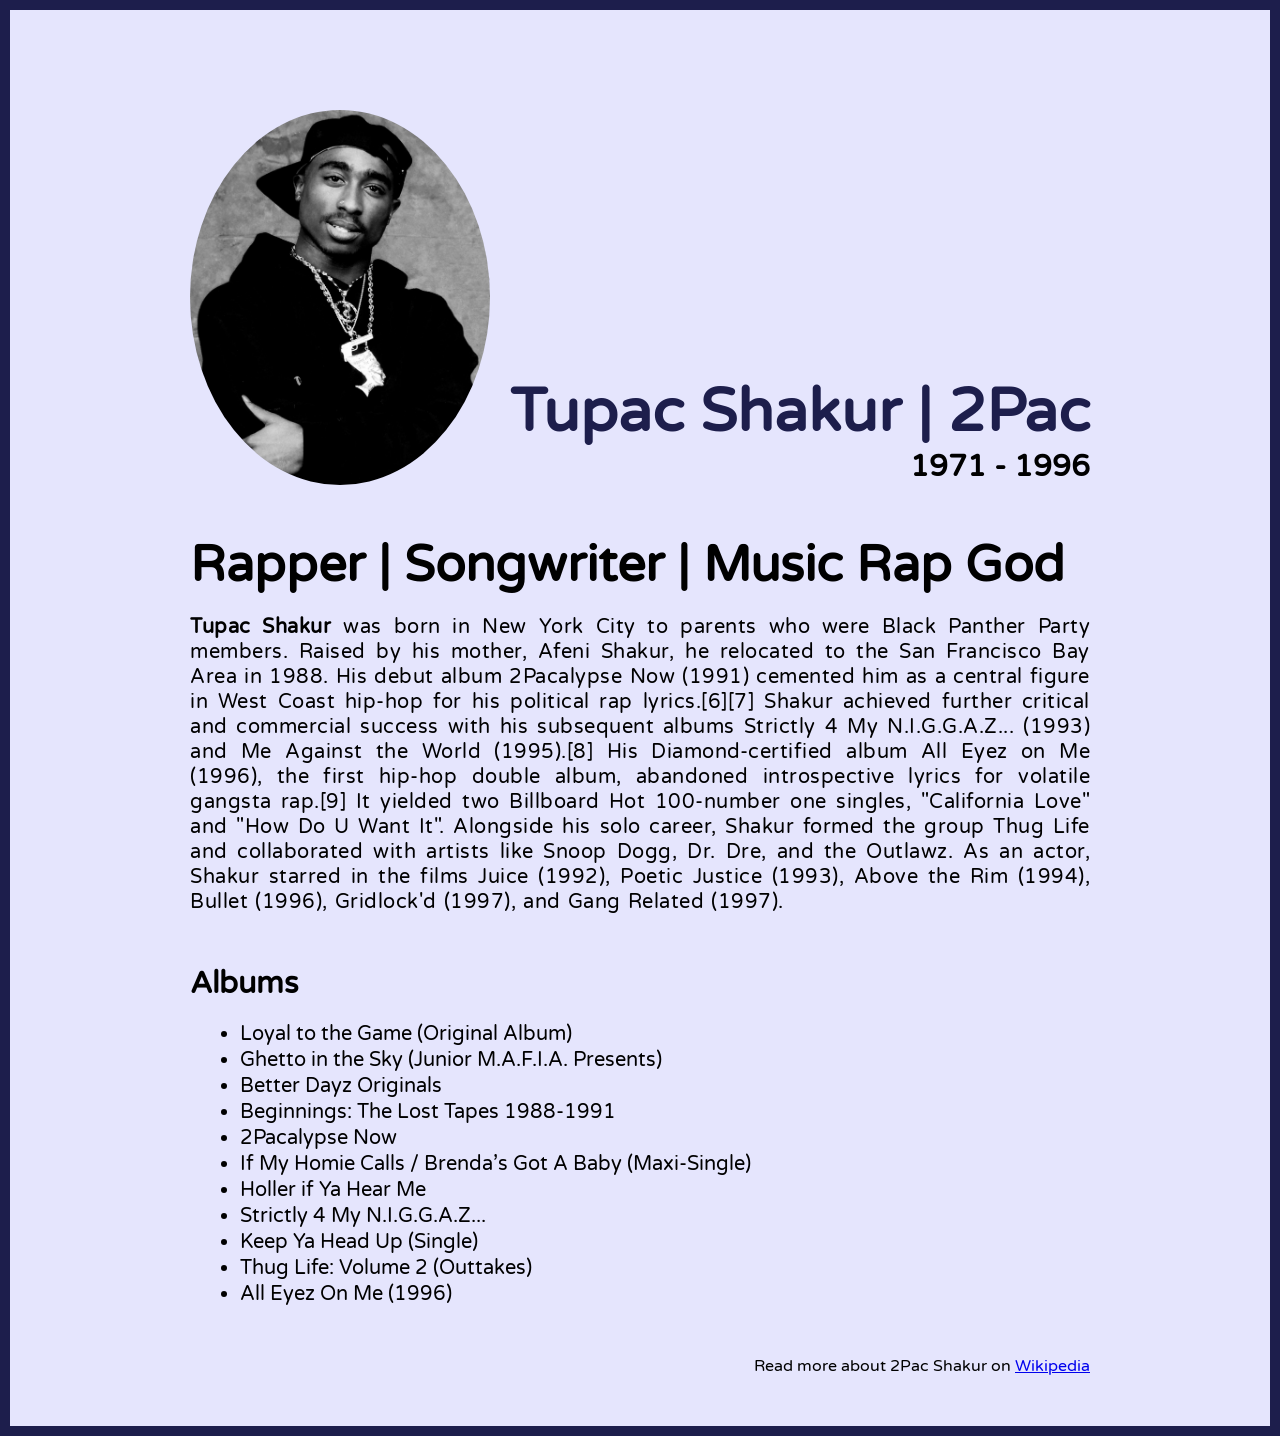
<file: Project 1 - 2Pac Tribute Website/index.html>
<!DOCTYPE html>
<html lang="en">
  <head>
    <meta charset="UTF-8" />
    <meta name="viewport" content="width=device-width, initial-scale=1.0" />
    <title>2Pac Tribute | Greates Rapper of All Time</title>
    <link rel="stylesheet" href="style.css" />
  </head>
  <body>
    <div class="container">
      <div class="content">
        <section class="top_section">
          <div class="image_container">
            <img src="./image/Tupac-Shakur.jpg" alt="tribute" />
          </div>
          <div>
            <h1>Tupac Shakur | 2Pac</h1>
            <h4>1971 - 1996</h4>
          </div>
        </section>

        <section class="about_section">
          <h2>Rapper | Songwriter | Music Rap God</h2>
          <p>
            <b>Tupac Shakur</b> was born in New York City to parents who were
            Black Panther Party members. Raised by his mother, Afeni Shakur, he
            relocated to the San Francisco Bay Area in 1988. His debut album
            2Pacalypse Now (1991) cemented him as a central figure in West Coast
            hip-hop for his political rap lyrics.[6][7] Shakur achieved further
            critical and commercial success with his subsequent albums Strictly
            4 My N.I.G.G.A.Z... (1993) and Me Against the World (1995).[8] His
            Diamond-certified album All Eyez on Me (1996), the first hip-hop
            double album, abandoned introspective lyrics for volatile gangsta
            rap.[9] It yielded two Billboard Hot 100-number one singles,
            "California Love" and "How Do U Want It". Alongside his solo career,
            Shakur formed the group Thug Life and collaborated with artists like
            Snoop Dogg, Dr. Dre, and the Outlawz. As an actor, Shakur starred in
            the films Juice (1992), Poetic Justice (1993), Above the Rim (1994),
            Bullet (1996), Gridlock'd (1997), and Gang Related (1997).
          </p>
        </section>

        <section class="albums_tupac">
          <h3>Albums</h3>
          <ul>
            <li>Loyal to the Game (Original Album)</li>
            <li>Ghetto in the Sky (Junior M.A.F.I.A. Presents)</li>
            <li>Better Dayz Originals</li>
            <li>Beginnings: The Lost Tapes 1988-1991</li>
            <li>2Pacalypse Now</li>
            <li>If My Homie Calls / Brenda’s Got A Baby (Maxi-Single)</li>
            <li>Holler if Ya Hear Me</li>
            <li>Strictly 4 My N.I.G.G.A.Z...</li>
            <li>Keep Ya Head Up (Single)</li>
            <li>Thug Life: Volume 2 (Outtakes)</li>
            <li>All Eyez On Me (1996)</li>
          </ul>
        </section>
        <footer>
          <p>
            Read more about 2Pac Shakur on
            <a href="https://en.wikipedia.org/wiki/Tupac_Shakur" target="_blank"
              >Wikipedia</a
            >
          </p>
        </footer>
      </div>
    </div>
  </body>
</html>
</file>
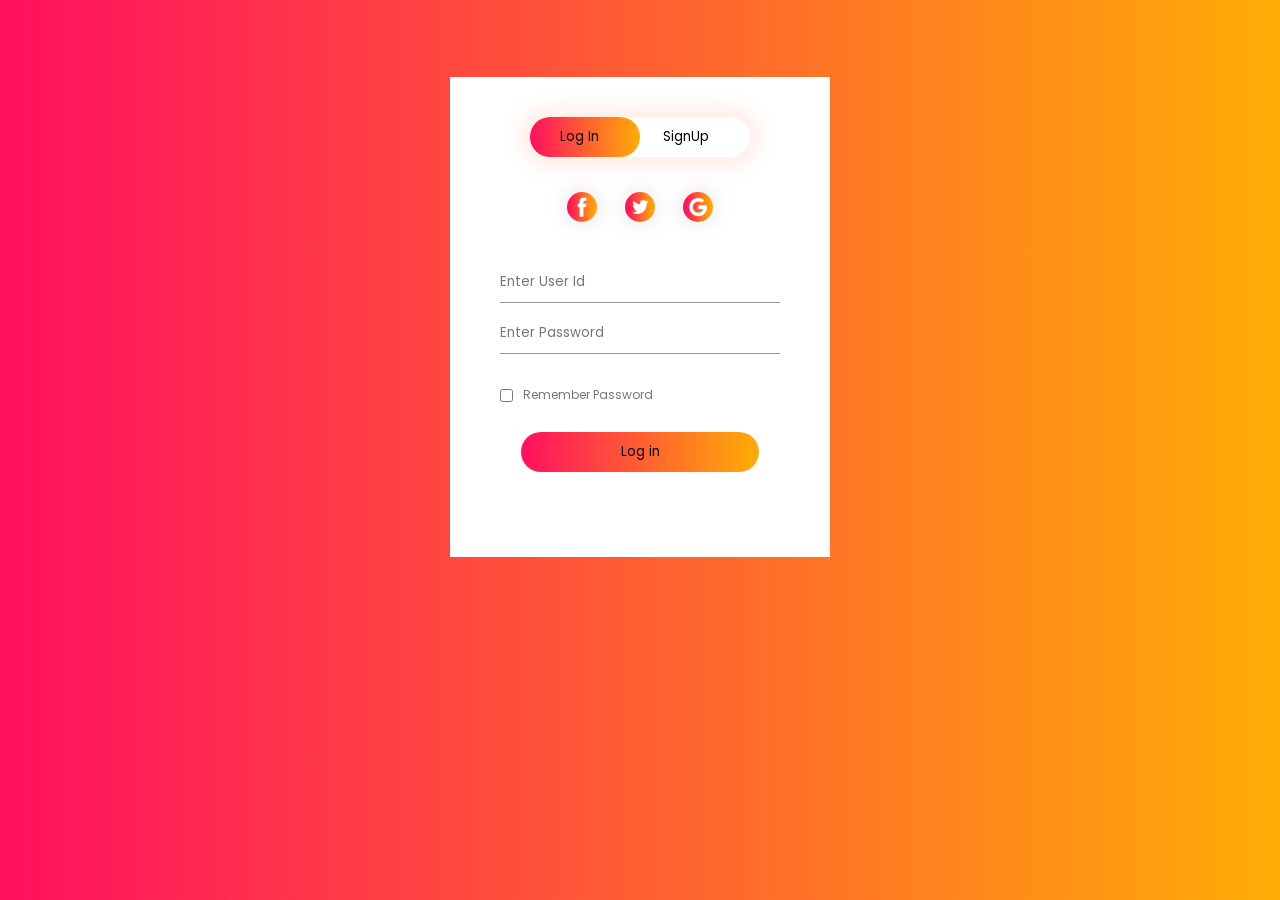
<file: Project 10 - Login Registration Form/index.html>
<!DOCTYPE html>
<html lang="en">
  <head>
    <meta charset="UTF-8" />
    <meta name="viewport" content="width=device-width, initial-scale=1.0" />
    <title>Login & SignUp Form</title>
    <link rel="stylesheet" href="style.css" />
  </head>
  <body>
    <div class="hero">
      <div class="form-box">
        <div class="button-box">
          <div id="btn"></div>
          <button type="button" class="toggle-btn" onclick="login()">
            Log In
          </button>
          <button type="button" class="toggle-btn" onclick="regsiter()">
            SignUp
          </button>
        </div>
        <div class="social-icons">
          <img src="./images/fb.png" />
          <img src="./images/tw.png" />
          <img src="./images/gp.png" />
        </div>

        <form id="login" class="input-group">
          <input
            type="text"
            class="input-field"
            placeholder="Enter User Id"
            required
          />
          <input
            type="text"
            class="input-field"
            placeholder="Enter Password"
            required
          />
          <input type="checkbox" class="check-box" /><span
            >Remember Password</span
          >
          <button type="submit" class="submit-btn">Log in</button>
        </form>
        <form id="register" class="input-group">
          <input
            type="text"
            class="input-field"
            placeholder="Enter User Id"
            required
          />
          <input
            type="email"
            class="input-field"
            placeholder="Enter email id"
            required
          />
          <input
            type="text"
            class="input-field"
            placeholder="Enter Password"
            required
          />
          <input type="checkbox" class="check-box" /><span
            >I agree to the terms and conditions</span
          >
          <button type="submit" class="submit-btn">Sign Up</button>
        </form>
      </div>
    </div>

    <script>
      var x = document.getElementById("login");
      var y = document.getElementById("register");
      var z = document.getElementById("btn");

      function regsiter() {
        x.style.left = "-400px";
        y.style.left = "50px";
        z.style.left = "110px";
      }
      function login() {
        x.style.left = "50px";
        y.style.left = "450px";
        z.style.left = "0";
      }
    </script>
  </body>
</html>
</file>
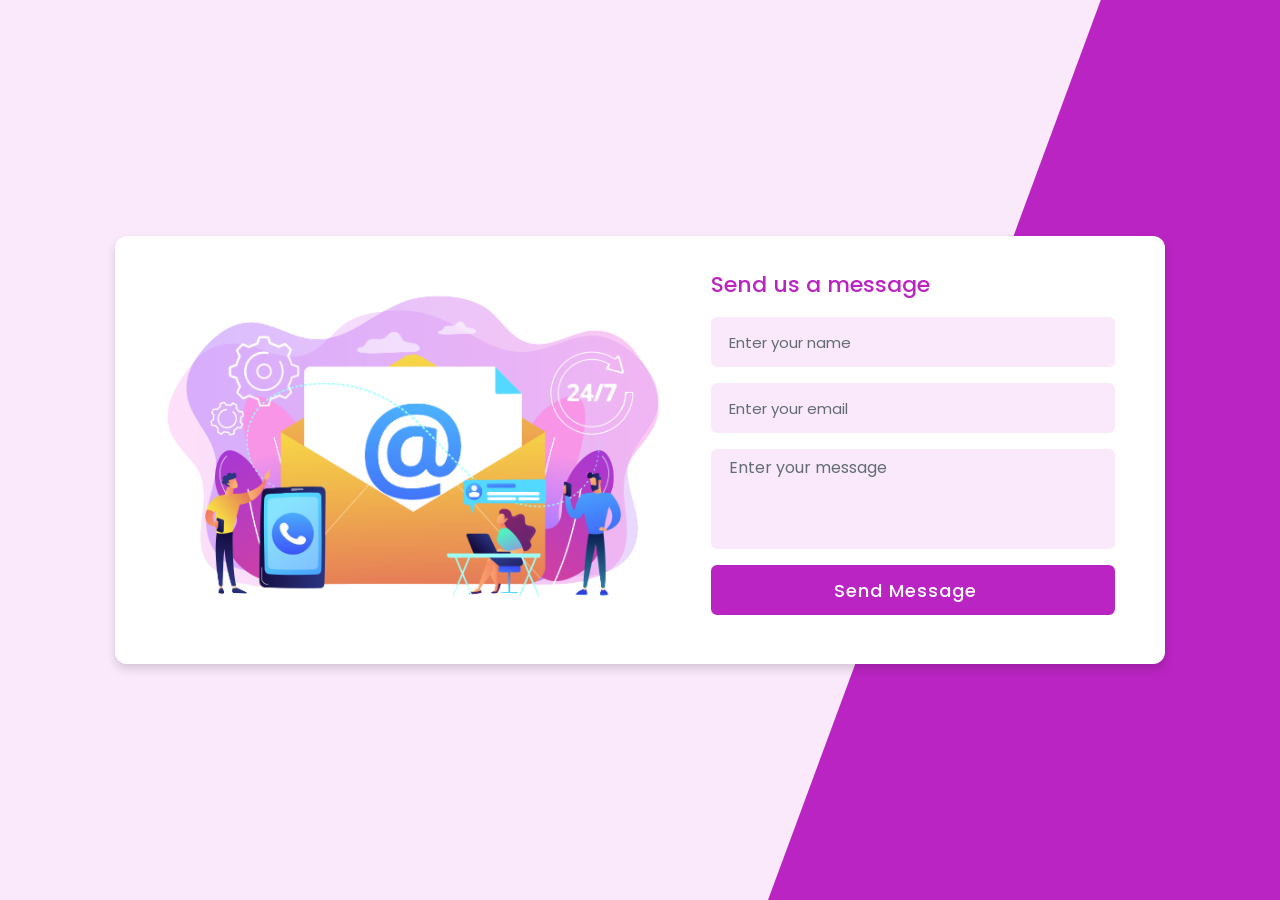
<file: Project 11 - Responsive Contact Us Form/index.html>
<!DOCTYPE html>
<!-- Website - www.codingnepalweb.com -->
<html lang="en" dir="ltr">
  <head>
    <meta charset="UTF-8" />
    <title>Responsive Contact Us Form HTML CSS | CodingNepal</title>
    <link rel="stylesheet" href="style.css" />
    <meta name="viewport" content="width=device-width, initial-scale=1.0" />
  </head>
  <body>
    <div class="container">
      <div class="content">
        <div class="image-box">
          <img src="contact.png" alt="" />
        </div>
        <form action="#">
          <div class="topic">Send us a message</div>
          <div class="input-box">
            <input type="text" required />
            <label>Enter your name</label>
          </div>
          <div class="input-box">
            <input type="text" required />
            <label>Enter your email</label>
          </div>
          <div class="message-box">
            <textarea></textarea>
            <label>Enter your message</label>
          </div>
          <div class="input-box">
            <input type="submit" value="Send Message" />
          </div>
        </form>
      </div>
    </div>
  </body>
</html>
</file>
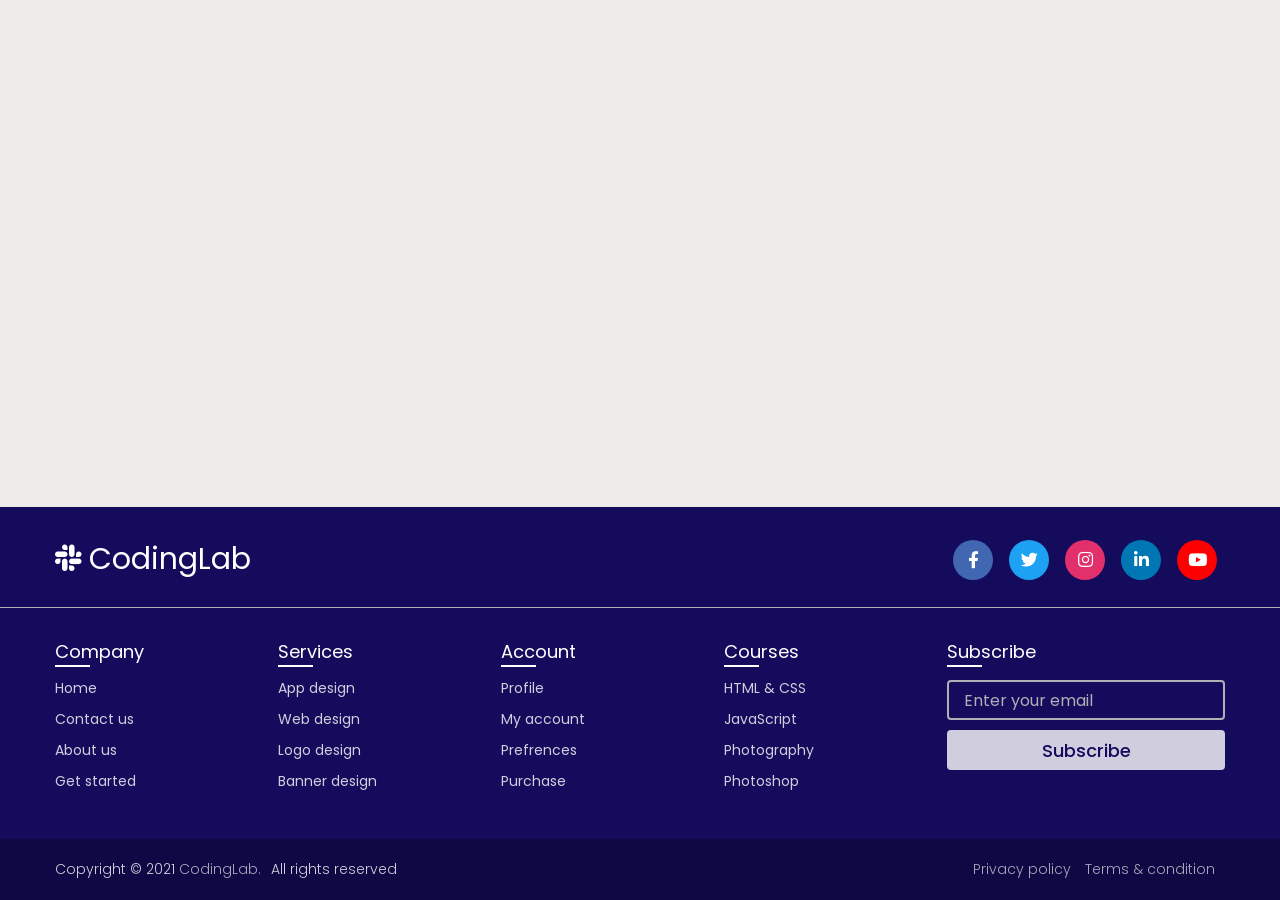
<file: Project 12 - Responsive Footer/index.html>
<!DOCTYPE html>
<!-- Designined by CodingLab | www.youtube.com/codinglabyt -->
<html lang="en" dir="ltr">
  <head>
    <meta charset="UTF-8">
    <title> Responsive Footer | CodingLab </title>
    <link rel="stylesheet" href="style.css">
    <!-- Fontawesome CDN Link -->
    <link rel="stylesheet" href="https://cdnjs.cloudflare.com/ajax/libs/font-awesome/5.15.2/css/all.min.css"/>
     <meta name="viewport" content="width=device-width, initial-scale=1.0">
   </head>
<body>
  <footer>
    <div class="content">
      <div class="top">
        <div class="logo-details">
          <i class="fab fa-slack"></i>
          <span class="logo_name">CodingLab</span>
        </div>
        <div class="media-icons">
          <a href="#"><i class="fab fa-facebook-f"></i></a>
          <a href="#"><i class="fab fa-twitter"></i></a>
          <a href="#"><i class="fab fa-instagram"></i></a>
          <a href="#"><i class="fab fa-linkedin-in"></i></a>
          <a href="#"><i class="fab fa-youtube"></i></a>
        </div>
      </div>
      <div class="link-boxes">
        <ul class="box">
          <li class="link_name">Company</li>
          <li><a href="#">Home</a></li>
          <li><a href="#">Contact us</a></li>
          <li><a href="#">About us</a></li>
          <li><a href="#">Get started</a></li>
        </ul>
        <ul class="box">
          <li class="link_name">Services</li>
          <li><a href="#">App design</a></li>
          <li><a href="#">Web design</a></li>
          <li><a href="#">Logo design</a></li>
          <li><a href="#">Banner design</a></li>
        </ul>
        <ul class="box">
          <li class="link_name">Account</li>
          <li><a href="#">Profile</a></li>
          <li><a href="#">My account</a></li>
          <li><a href="#">Prefrences</a></li>
          <li><a href="#">Purchase</a></li>
        </ul>
        <ul class="box">
          <li class="link_name">Courses</li>
          <li><a href="#">HTML & CSS</a></li>
          <li><a href="#">JavaScript</a></li>
          <li><a href="#">Photography</a></li>
          <li><a href="#">Photoshop</a></li>
        </ul>
        <ul class="box input-box">
          <li class="link_name">Subscribe</li>
          <li><input type="text" placeholder="Enter your email"></li>
          <li><input type="button" value="Subscribe"></li>
        </ul>
      </div>
    </div>
    <div class="bottom-details">
      <div class="bottom_text">
        <span class="copyright_text">Copyright &#169; 2021 <a href="#">CodingLab.</a>All rights reserved</span>
        <span class="policy_terms">
          <a href="#">Privacy policy</a>
          <a href="#">Terms & condition</a>
        </span>
      </div>
    </div>
  </footer>

</body>
</html>
</file>
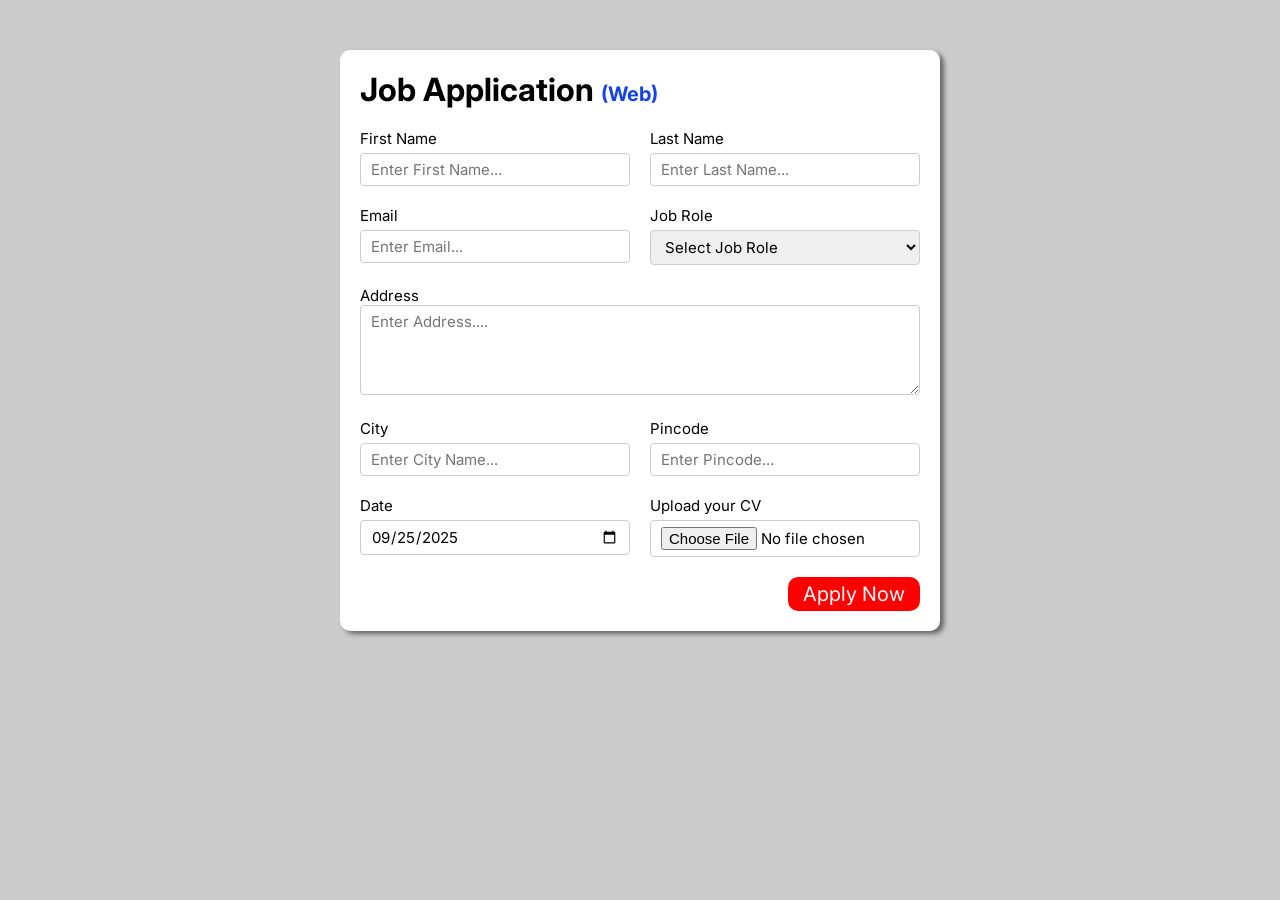
<file: Project 2 - Job Application Form/index.html>
<!DOCTYPE html>
<html lang="en">
  <head>
    <meta charset="UTF-8" />
    <meta name="viewport" content="width=device-width, initial-scale=1.0" />
    <title>Job Application Form</title>
    <link rel="stylesheet" href="style.css" />
  </head>
  <body>
    <div class="container">
      <div class="apply_box">
        <h1>Job Application <span class="title_small">(Web)</span></h1>
        <form action="">
          <div class="form_container">
            <div class="form_control">
              <label for="first_name">First Name</label>
              <input
                type="text"
                id="first_name"
                name="first_name"
                placeholder="Enter First Name..."
              />
            </div>

            <div class="form_control">
              <label for="last_name">Last Name</label>
              <input
                type="text"
                id="last_name"
                name="last_name"
                placeholder="Enter Last Name..."
              />
            </div>

            <div class="form_control">
              <label for="email">Email</label>
              <input
                type="email"
                id="email"
                name="email"
                placeholder="Enter Email..."
              />
            </div>

            <div class="form_control">
              <label for="job_role">Job Role</label>
              <select id="job_role" name="job_role">
                <option value="">Select Job Role</option>
                <option value="frontend">Frontend Developer</option>
                <option value="backend">Backend Developer</option>
                <option value="full_stack">Full Stack Developer</option>
                <option value="ui_ux">UI/UX Designer</option>
              </select>
            </div>

            <div class="textarea_control">
              <label for="address">Address</label>
              <textarea
                name="address"
                id="address"
                cols="50"
                rows="4"
                placeholder="Enter Address...."
              ></textarea>
            </div>

            <div class="form_control">
              <label for="city">City</label>
              <input
                type="text"
                id="city"
                name="city"
                placeholder="Enter City Name..."
              />
            </div>

            <div class="form_control">
              <label for="pincode">Pincode</label>
              <input
                type="number"
                id="pincode"
                name="pincode"
                placeholder="Enter Pincode..."
              />
            </div>

            <div class="form_control">
              <label for="date">Date</label>
              <input value="2025-09-25" type="date" id="date" name="date" />
            </div>

            <div class="form_control">
              <label for="upload">Upload your CV</label>
              <input type="file" id="upload" name="upload" />
            </div>
          </div>
          <div class="button_container">
            <button type="submit">Apply Now</button>
          </div>
        </form>
      </div>
    </div>
  </body>
</html>
</file>
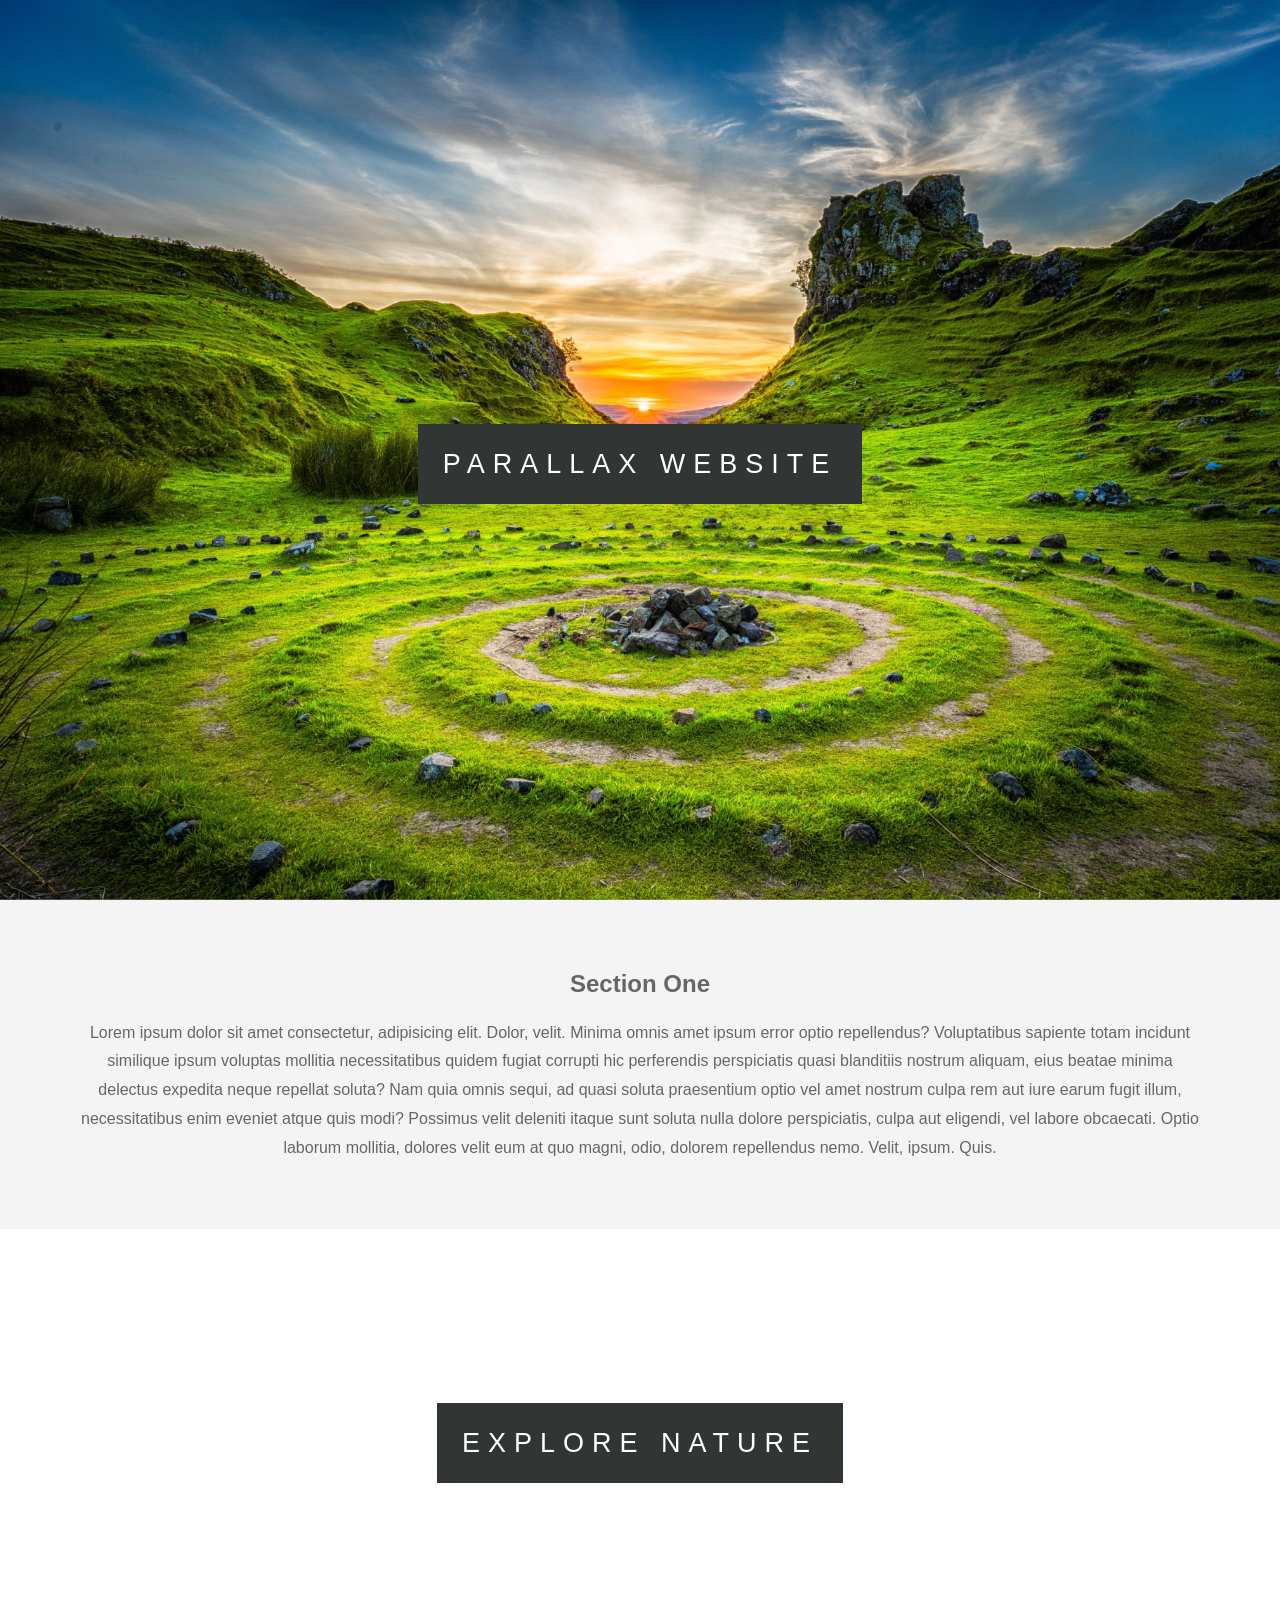
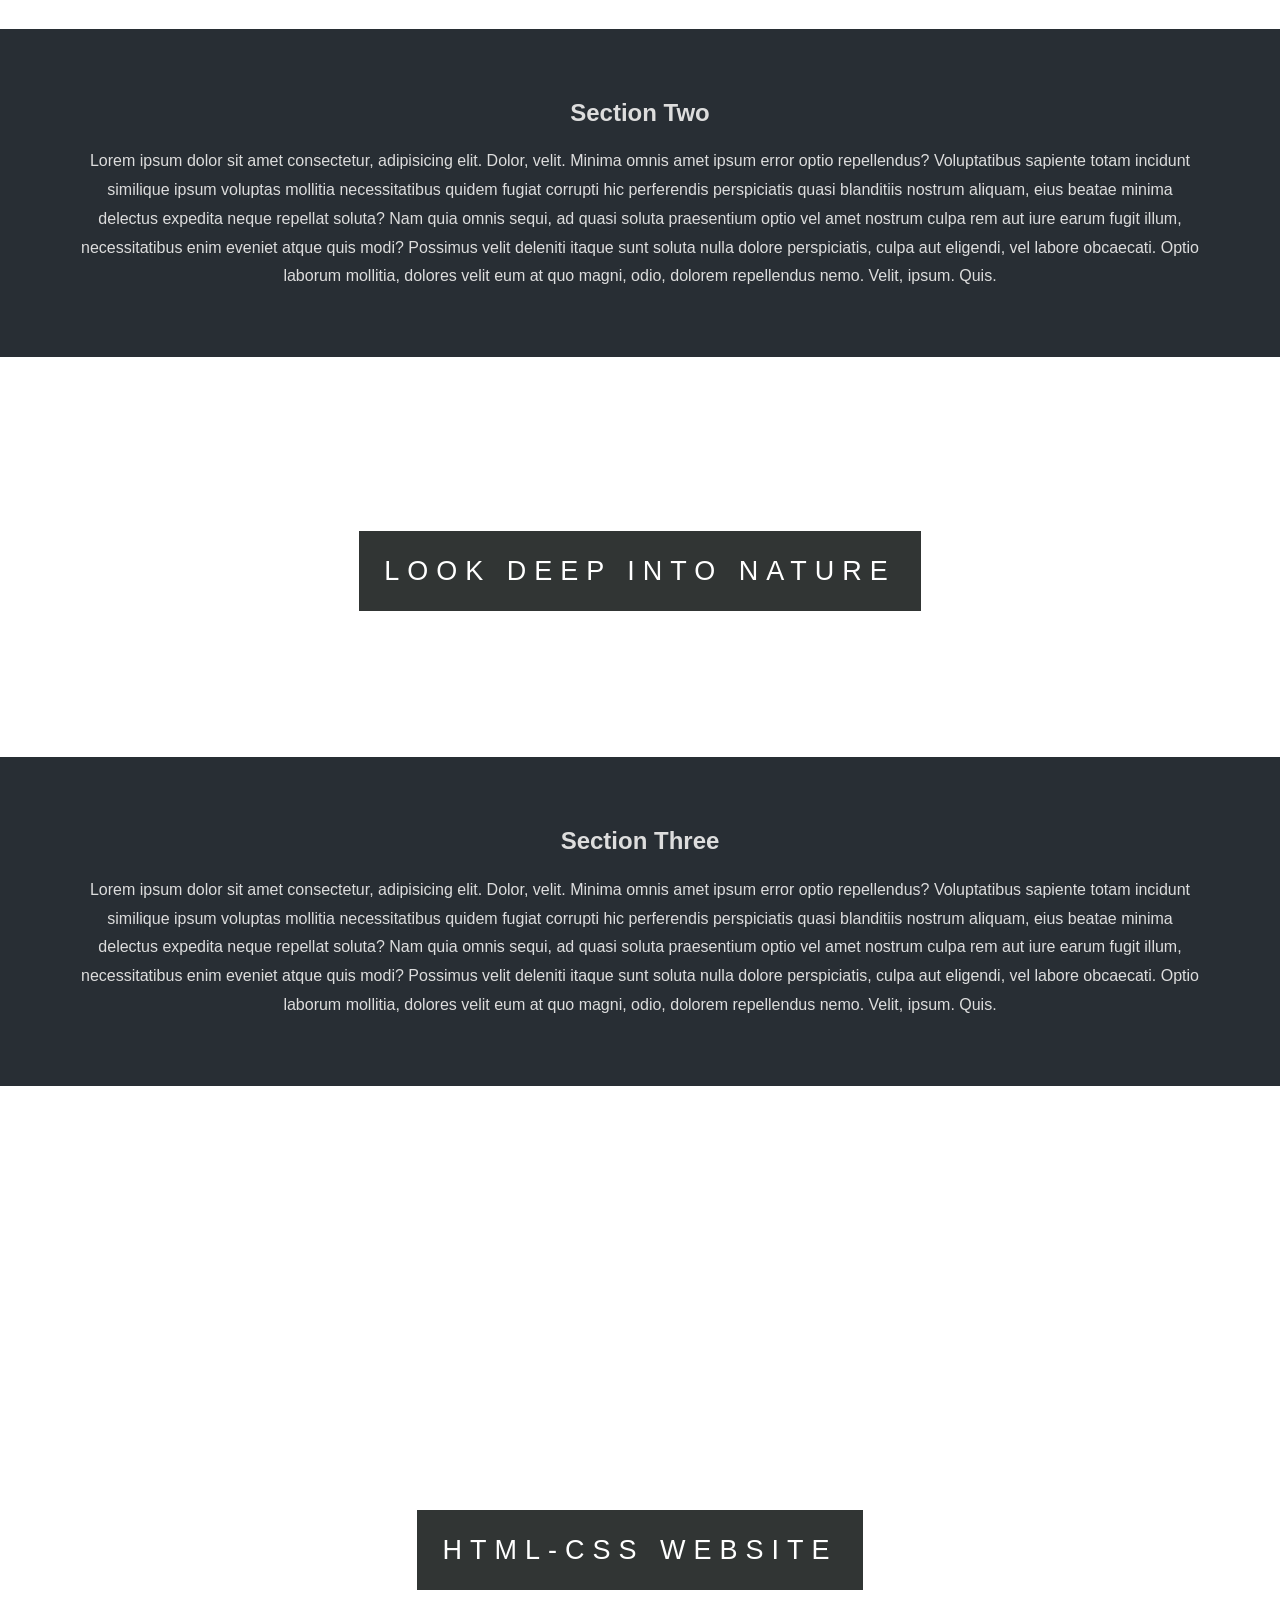
<file: Project 3 - Parallax Website/index.html>
<!DOCTYPE html>
<html lang="en">
  <head>
    <meta charset="UTF-8" />
    <meta http-equiv="X-UA-Compatible" content="IE=edge" />
    <meta name="viewport" content="width=device-width, initial-scale=1.0" />
    <title>Parallax Website</title>
    <link rel="stylesheet" href="style.css" />
  </head>
  <body>
    <section class="pimg1">
      <div class="ptext">
        <span class="textBg">Parallax Website</span>
      </div>
    </section>
    <section class="section section-light">
      <h2>Section One</h2>
      <p>
        Lorem ipsum dolor sit amet consectetur, adipisicing elit. Dolor, velit.
        Minima omnis amet ipsum error optio repellendus? Voluptatibus sapiente
        totam incidunt similique ipsum voluptas mollitia necessitatibus quidem
        fugiat corrupti hic perferendis perspiciatis quasi blanditiis nostrum
        aliquam, eius beatae minima delectus expedita neque repellat soluta? Nam
        quia omnis sequi, ad quasi soluta praesentium optio vel amet nostrum
        culpa rem aut iure earum fugit illum, necessitatibus enim eveniet atque
        quis modi? Possimus velit deleniti itaque sunt soluta nulla dolore
        perspiciatis, culpa aut eligendi, vel labore obcaecati. Optio laborum
        mollitia, dolores velit eum at quo magni, odio, dolorem repellendus
        nemo. Velit, ipsum. Quis.
      </p>
    </section>
    <section class="pimg2">
      <div class="ptext">
        <span class="textBg">Explore Nature</span>
      </div>
    </section>

    <section class="section section-dark">
      <h2>Section Two</h2>
      <p>
        Lorem ipsum dolor sit amet consectetur, adipisicing elit. Dolor, velit.
        Minima omnis amet ipsum error optio repellendus? Voluptatibus sapiente
        totam incidunt similique ipsum voluptas mollitia necessitatibus quidem
        fugiat corrupti hic perferendis perspiciatis quasi blanditiis nostrum
        aliquam, eius beatae minima delectus expedita neque repellat soluta? Nam
        quia omnis sequi, ad quasi soluta praesentium optio vel amet nostrum
        culpa rem aut iure earum fugit illum, necessitatibus enim eveniet atque
        quis modi? Possimus velit deleniti itaque sunt soluta nulla dolore
        perspiciatis, culpa aut eligendi, vel labore obcaecati. Optio laborum
        mollitia, dolores velit eum at quo magni, odio, dolorem repellendus
        nemo. Velit, ipsum. Quis.
      </p>
    </section>

    <section class="pimg3">
      <div class="ptext">
        <span class="textBg">Look Deep into Nature</span>
      </div>
    </section>

    <section class="section section-dark">
      <h2>Section Three</h2>
      <p>
        Lorem ipsum dolor sit amet consectetur, adipisicing elit. Dolor, velit.
        Minima omnis amet ipsum error optio repellendus? Voluptatibus sapiente
        totam incidunt similique ipsum voluptas mollitia necessitatibus quidem
        fugiat corrupti hic perferendis perspiciatis quasi blanditiis nostrum
        aliquam, eius beatae minima delectus expedita neque repellat soluta? Nam
        quia omnis sequi, ad quasi soluta praesentium optio vel amet nostrum
        culpa rem aut iure earum fugit illum, necessitatibus enim eveniet atque
        quis modi? Possimus velit deleniti itaque sunt soluta nulla dolore
        perspiciatis, culpa aut eligendi, vel labore obcaecati. Optio laborum
        mollitia, dolores velit eum at quo magni, odio, dolorem repellendus
        nemo. Velit, ipsum. Quis.
      </p>
    </section>
    <section class="pimg1">
      <div class="ptext">
        <span class="textBg">HTML-CSS Website</span>
      </div>
    </section>
  </body>
</html>
</file>
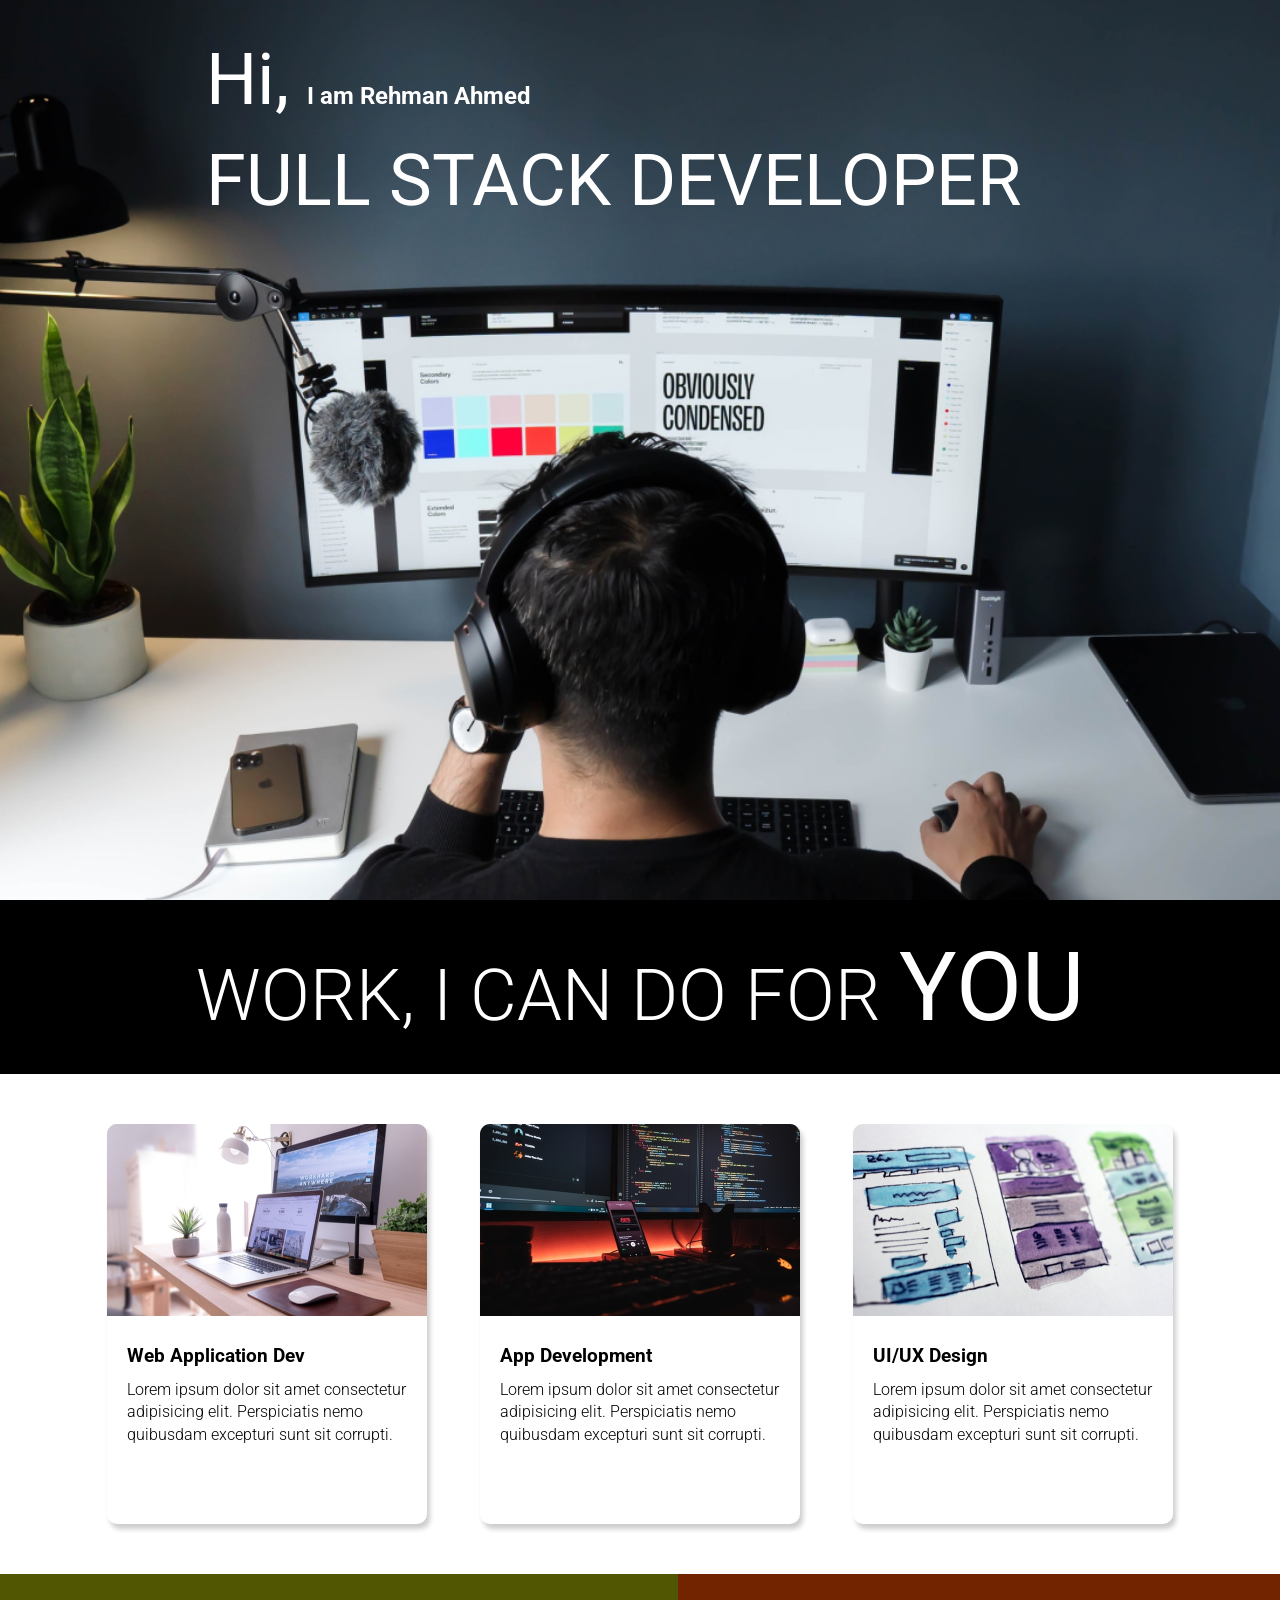
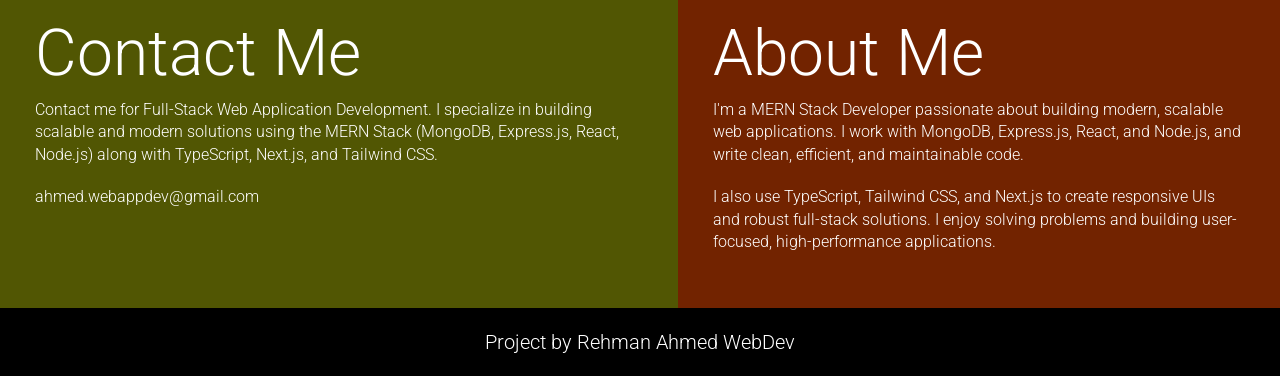
<file: Project 4 - Developer Landing Page/index.html>
<!DOCTYPE html>
<html lang="en">
  <head>
    <meta charset="UTF-8" />
    <meta name="viewport" content="width=device-width, initial-scale=1.0" />
    <title>Developer Rehman A | Landing Page</title>
    <link rel="stylesheet" href="style.css" />
  </head>
  <body>
    <section class="hero_section">
      <div class="text_container">
        <h2><span class="lg_text">Hi, </span>I am Rehman Ahmed</h2>
        <h1 class="lg_text">FULL STACK DEVELOPER</h1>
      </div>
    </section>

    <section class="black_box">
      <h2>WORK, I CAN DO FOR <span>YOU</span></h2>
    </section>

    <!-- Card Section -->
    <section class="work">
      <div class="grid_item">
        <div class="card">
          <div class="image_container">
            <img src="images/web.png" alt="web development" />
          </div>
          <div class="card_content">
            <h3>Web Application Dev</h3>
            <p>
              Lorem ipsum dolor sit amet consectetur adipisicing elit.
              Perspiciatis nemo quibusdam excepturi sunt sit corrupti.
            </p>
          </div>
        </div>
      </div>

      <div class="grid_item">
        <div class="card">
          <div class="image_container">
            <img src="images/mobile.png" alt="app development" />
          </div>
          <div class="card_content">
            <h3>App Development</h3>
            <p>
              Lorem ipsum dolor sit amet consectetur adipisicing elit.
              Perspiciatis nemo quibusdam excepturi sunt sit corrupti.
            </p>
          </div>
        </div>
      </div>

      <div class="grid_item">
        <div class="card">
          <div class="image_container">
            <img src="images/uiux.png" alt="ui ux design" />
          </div>
          <div class="card_content">
            <h3>UI/UX Design</h3>
            <p>
              Lorem ipsum dolor sit amet consectetur adipisicing elit.
              Perspiciatis nemo quibusdam excepturi sunt sit corrupti.
            </p>
          </div>
        </div>
      </div>
    </section>

    <section class="bottom_section">
      <div class="contact">
        <h2>Contact Me</h2>
        <p>
          Contact me for Full-Stack Web Application Development. I specialize in
          building scalable and modern solutions using the MERN Stack (MongoDB,
          Express.js, React, Node.js) along with TypeScript, Next.js, and
          Tailwind CSS.
        </p>
        <p>ahmed.webappdev@gmail.com</p>
      </div>
      <div class="about">
        <h2>About Me</h2>
        <p>
          I'm a MERN Stack Developer passionate about building modern, scalable
          web applications. I work with MongoDB, Express.js, React, and Node.js,
          and write clean, efficient, and maintainable code.
        </p>
        <p>
          I also use TypeScript, Tailwind CSS, and Next.js to create responsive
          UIs and robust full-stack solutions. I enjoy solving problems and
          building user-focused, high-performance applications.
        </p>
      </div>
    </section>

    <footer>Project by Rehman Ahmed WebDev</footer>
  </body>
</html>
</file>
<file: Project 1 - 2Pac Tribute Website/style.css>
@import url("https://fonts.googleapis.com/css2?family=Varela+Round&display=swap");

* {
  margin: 0;
  padding: 0;
  box-sizing: border-box;
  font-family: "Varela Round", sans-serif;
}

.container {
  background-color: #e5e5fd;
  min-height: 100vh;
  border: 10px solid #1d1e4c;
}

.content {
  max-width: 900px;
  margin: 0 auto;
}

.top_section {
  margin-top: 100px;
  display: flex;
  justify-content: space-between;
  align-items: end;
}

.top_section h1 {
  font-size: 60px;
  font-weight: bold;
  color: #1d1e4c;
  /* text-transform: uppercase; */
}

.top_section h4 {
  text-align: end;
  font-size: 30px;
}

.image_container {
  border-radius: 50%;
  -webkit-border-radius: 50%;
  -moz-border-radius: 50%;
  -ms-border-radius: 50%;
  -o-border-radius: 50%;
  overflow: hidden;
}

.image_container,
img {
  width: 300px;
  height: 375px;
}

.about_section {
  margin-top: 50px;
}

.about_section h2 {
  font-size: 50px;
  font-weight: 600;
  margin-bottom: 20px;
}

.about_section p {
  font-size: 20px;
  line-height: 25px;
  word-spacing: 1.5px;
  letter-spacing: 0.5px;
  text-align: justify;
}

.albums_tupac {
  margin: 50px 0;
}

.albums_tupac h3 {
  margin-bottom: 20px;
  font-size: 30px;
}

.albums_tupac ul {
  margin-left: 50px;
}

.albums_tupac li {
  margin-bottom: 2px;
  font-size: 20px;
}

footer {
  margin: 50px 0;
}

footer p {
  text-align: end;
}
</file>
<file: Project 10 - Login Registration Form/style.css>
@import url("https://fonts.googleapis.com/css2?family=Poppins:ital,wght@0,100;0,200;0,300;0,400;0,500;0,600;0,700;0,800;0,900;1,100;1,200;1,300;1,400;1,500;1,600;1,700;1,800;1,900&display=swap");

* {
  margin: 0;
  padding: 0;
  box-sizing: border-box;
  font-family: "Poppins", sans-serif;
}

.hero {
  height: 100%;
  width: 100%;
  background-image: linear-gradient(to right, #ff105f, #ffad06);
  background-position: center;
  background-size: cover;
  position: absolute;
}

.form-box {
  width: 380px;
  height: 480px;
  position: relative;
  margin: 6% auto;
  background: #fff;
  padding: 5px;
  overflow: hidden;
}

.button-box {
  width: 220px;
  margin: 35px auto;
  position: relative;
  box-shadow: 0 0 20px 9px #ff61241f;
  border-radius: 30px;
  -webkit-border-radius: 30px;
  -moz-border-radius: 30px;
  -ms-border-radius: 30px;
  -o-border-radius: 30px;
}

.toggle-btn {
  padding: 10px 30px;
  cursor: pointer;
  background: transparent;
  border: 0;
  outline: none;
  position: relative;
}

#btn {
  top: 0;
  left: 0;
  position: absolute;
  width: 110px;
  height: 100%;
  background: linear-gradient(to right, #ff105f, #ffad06);
  border-radius: 30px;
  -webkit-border-radius: 30px;
  -moz-border-radius: 30px;
  -ms-border-radius: 30px;
  -o-border-radius: 30px;
  transition: 0.5s;
  -webkit-transition: 0.5s;
  -moz-transition: 0.5s;
  -ms-transition: 0.5s;
  -o-transition: 0.5s;
}

.social-icons {
  margin: 30px auto;
  text-align: center;
}
.social-icons img {
  width: 30px;
  margin: 0 12px;
  box-shadow: 0 0 20px 0 #7f7f7f3d;
  cursor: pointer;
  border-radius: 50%;
  -webkit-border-radius: 50%;
  -moz-border-radius: 50%;
  -ms-border-radius: 50%;
  -o-border-radius: 50%;
}

.input-group {
  top: 180px;
  position: absolute;
  width: 280px;
  transition: 0.5s;
  -webkit-transition: 0.5s;
  -moz-transition: 0.5s;
  -ms-transition: 0.5s;
  -o-transition: 0.5s;
}

.input-field {
  width: 100%;
  padding: 10px 0;
  margin: 5px 0;
  border-left: 0;
  border-top: 0;
  border-right: 0;
  border-bottom: 1px solid #999;
  outline: none;
  background: transparent;
}

.submit-btn {
  width: 85%;
  padding: 10px 30px;
  cursor: pointer;
  display: block;
  margin: auto;
  background: linear-gradient(to right, #ff105f, #ffad06);
  border: 0;
  outline: none;
  border-radius: 30px;
  -webkit-border-radius: 30px;
  -moz-border-radius: 30px;
  -ms-border-radius: 30px;
  -o-border-radius: 30px;
}

.check-box {
  margin: 30px 10px 30px 0;
}

span {
  color: #777;
  font-size: 12px;
  bottom: 68px;
  position: absolute;
}

#login {
  left: 50px;
}
#register {
  left: 450px;
}
</file>
<file: Project 11 - Responsive Contact Us Form/style.css>
@import url("https://fonts.googleapis.com/css2?family=Poppins:wght@200;300;400;500;600;700&display=swap");
* {
  margin: 0;
  padding: 0;
  box-sizing: border-box;
  font-family: "Poppins", sans-serif;
}
body {
  height: 100vh;
  width: 100%;
  display: flex;
  align-items: center;
  justify-content: center;
  background: #fae9fb;
  position: relative;
}
body::before {
  content: "";
  position: absolute;
  height: 100%;
  width: 100%;
  left: 0;
  top: 0;
  background: #ba24c2;
  clip-path: polygon(86% 0, 100% 0, 100% 100%, 60% 100%);
}
.container {
  z-index: 12;
  max-width: 1050px;
  width: 100%;
  background: #fff;
  border-radius: 12px;
  margin: 0 20px;
  box-shadow: 0 5px 10px rgba(0, 0, 0, 0.15);
}
.container .content {
  display: flex;
  align-items: center;
  justify-content: space-between;
  padding: 25px 20px;
}
.content .image-box {
  max-width: 55%;
}
.content .image-box img {
  width: 100%;
}
.content .topic {
  font-size: 22px;
  font-weight: 500;
  color: #ba24c2;
}
.content form {
  width: 40%;
  margin-right: 30px;
}
.content .input-box {
  height: 50px;
  width: 100%;
  margin: 16px 0;
  position: relative;
}
.content .input-box input {
  position: absolute;
  height: 100%;
  width: 100%;
  border-radius: 6px;
  font-size: 16px;
  outline: none;
  padding: 0 16px;
  background: #fae9fb;
  border: 2px solid transparent;
  transition: all 0.3s ease;
}
.content .input-box input:focus,
.content .input-box input:valid {
  border-color: #ba24c2;
  background-color: #fff;
}
.content .input-box label {
  position: absolute;
  left: 18px;
  top: 50%;
  color: #636c72;
  font-size: 15px;
  pointer-events: none;
  transform: translateY(-50%);
  transition: all 0.3s ease;
}
.content .input-box input:focus ~ label,
.content .input-box input:valid ~ label {
  top: 0;
  left: 12px;
  display: 14px;
  color: #ba24c2;
  background: #fff;
}
.content .message-box {
  min-height: 100px;
  position: relative;
}
.content .message-box textarea {
  position: absolute;
  height: 100%;
  width: 100%;
  resize: none;
  background: #fae9fb;
  border: 2px solid transparent;
  border-radius: 6px;
  outline: none;
  padding: 5px 16px;
  transition: all 0.3s ease;
}
.content .message-box textarea:focus {
  border-color: #ba24c2;
  background-color: #fff;
}
.content .message-box label {
  position: absolute;
  font-size: 16px;
  color: #636c72;
  left: 18px;
  top: 6px;
  pointer-events: none;
  transition: all 0.3s ease;
}
.content .message-box textarea:focus ~ label {
  left: 12px;
  top: -10px;
  color: #ba24c2;
  font-size: 14px;
  background: #fff;
}
.content .input-box input[type="submit"] {
  color: #fff;
  background: #ba24c2;
  padding-left: 0;
  font-size: 18px;
  font-weight: 500;
  cursor: pointer;
  letter-spacing: 1px;
  transition: all 0.3s ease;
}
.content .input-box input[type="submit"]:hover {
  background-color: #d43ddb;
}
@media (max-width: 1000px) {
  .content .image-box {
    max-width: 70%;
  }
  .content {
    padding: 10px 0;
  }
}
@media (max-width: 900px) {
  .content .image-box {
    display: none;
  }
  .content form {
    width: 100%;
    margin-left: 30px;
  }
}
</file>
<file: Project 12 - Responsive Footer/style.css>
/* Google Font CDN Link */
@import url('https://fonts.googleapis.com/css2?family=Poppins:wght@200;300;400;500;600;700&display=swap');
*{
  margin: 0;
  padding: 0;
  box-sizing: border-box;
  font-family: "Poppins" , sans-serif;
}
body{
  min-height: 100vh;
  width: 100%;
  background: #EEECEB;
}
footer{
  position: fixed;
  background: #140B5C;
  width: 100%;
  bottom: 0;
  left: 0;
}
footer::before{
  content: '';
  position: absolute;
  left: 0;
  top: 100px;
  height: 1px;
  width: 100%;
  background: #AFAFB6;
}
footer .content{
  max-width: 1250px;
  margin: auto;
  padding: 30px 40px 40px 40px;
}
footer .content .top{
  display: flex;
  align-items: center;
  justify-content: space-between;
  margin-bottom: 50px;
}
.content .top .logo-details{
  color: #fff;
  font-size: 30px;
}
.content .top .media-icons{
  display: flex;
}
.content .top .media-icons a{
  height: 40px;
  width: 40px;
  margin: 0 8px;
  border-radius: 50%;
  text-align: center;
  line-height: 40px;
  color: #fff;
  font-size: 17px;
  text-decoration: none;
  transition: all 0.4s ease;
}
.top .media-icons a:nth-child(1){
  background: #4267B2;
}
.top .media-icons a:nth-child(1):hover{
  color: #4267B2;
  background: #fff;
}
.top .media-icons a:nth-child(2){
  background: #1DA1F2;
}
.top .media-icons a:nth-child(2):hover{
  color: #1DA1F2;
  background: #fff;
}
.top .media-icons a:nth-child(3){
  background: #E1306C;
}
.top .media-icons a:nth-child(3):hover{
  color: #E1306C;
  background: #fff;
}
.top .media-icons a:nth-child(4){
  background: #0077B5;
}
.top .media-icons a:nth-child(4):hover{
  color: #0077B5;
  background: #fff;
}
.top .media-icons a:nth-child(5){
  background: #FF0000;
}
.top .media-icons a:nth-child(5):hover{
  color: #FF0000;
  background: #fff;
}
footer .content .link-boxes{
  width: 100%;
  display: flex;
  justify-content: space-between;
}
footer .content .link-boxes .box{
  width: calc(100% / 5 - 10px);
}
.content .link-boxes .box .link_name{
  color: #fff;
  font-size: 18px;
  font-weight: 400;
  margin-bottom: 10px;
  position: relative;
}
.link-boxes .box .link_name::before{
  content: '';
  position: absolute;
  left: 0;
  bottom: -2px;
  height: 2px;
  width: 35px;
  background: #fff;
}
.content .link-boxes .box li{
  margin: 6px 0;
  list-style: none;
}
.content .link-boxes .box li a{
  color: #fff;
  font-size: 14px;
  font-weight: 400;
  text-decoration: none;
  opacity: 0.8;
  transition: all 0.4s ease
}
.content .link-boxes .box li a:hover{
  opacity: 1;
  text-decoration: underline;
}
.content .link-boxes .input-box{
  margin-right: 55px;
}
.link-boxes .input-box input{
  height: 40px;
  width: calc(100% + 55px);
  outline: none;
  border: 2px solid #AFAFB6;
  background: #140B5C;
  border-radius: 4px;
  padding: 0 15px;
  font-size: 15px;
  color: #fff;
  margin-top: 5px;
}
.link-boxes .input-box input::placeholder{
  color: #AFAFB6;
  font-size: 16px;
}
.link-boxes .input-box input[type="button"]{
  background: #fff;
  color: #140B5C;
  border: none;
  font-size: 18px;
  font-weight: 500;
  margin: 4px 0;
  opacity: 0.8;
  cursor: pointer;
  transition: all 0.4s ease;
}
.input-box input[type="button"]:hover{
  opacity: 1;
}
footer .bottom-details{
  width: 100%;
  background: #0F0844;
}
footer .bottom-details .bottom_text{
  max-width: 1250px;
  margin: auto;
  padding: 20px 40px;
  display: flex;
  justify-content: space-between;
}
.bottom-details .bottom_text span,
.bottom-details .bottom_text a{
  font-size: 14px;
  font-weight: 300;
  color: #fff;
  opacity: 0.8;
  text-decoration: none;
}
.bottom-details .bottom_text a:hover{
  opacity: 1;
  text-decoration: underline;
}
.bottom-details .bottom_text a{
  margin-right: 10px;
}
@media (max-width: 900px) {
  footer .content .link-boxes{
    flex-wrap: wrap;
  }
  footer .content .link-boxes .input-box{
    width: 40%;
    margin-top: 10px;
  }
}
@media (max-width: 700px){
  footer{
    position: relative;
  }
  .content .top .logo-details{
    font-size: 26px;
  }
  .content .top .media-icons a{
    height: 35px;
    width: 35px;
    font-size: 14px;
    line-height: 35px;
  }
  footer .content .link-boxes .box{
    width: calc(100% / 3 - 10px);
  }
  footer .content .link-boxes .input-box{
    width: 60%;
  }
  .bottom-details .bottom_text span,
  .bottom-details .bottom_text a{
    font-size: 12px;
  }
}
@media (max-width: 520px){
  footer::before{
    top: 145px;
  }
  footer .content .top{
    flex-direction: column;
  }
  .content .top .media-icons{
    margin-top: 16px;
  }
  footer .content .link-boxes .box{
    width: calc(100% / 2 - 10px);
  }
  footer .content .link-boxes .input-box{
    width: 100%;
  }
}














































































































































































































/* /// */
</file>
<file: Project 2 - Job Application Form/style.css>
@import url("https://fonts.googleapis.com/css2?family=Inter:ital,opsz,wght@0,14..32,100..900;1,14..32,100..900&display=swap");

* {
  margin: 0;
  padding: 0;
  box-sizing: border-box;
  font-family: "Inter", sans-serif;
}

body {
  background-color: #ccc;
}

.container {
  max-width: 900px;
  margin: 0 auto;
}

.apply_box {
  max-width: 600px;
  padding: 20px;
  background-color: #fff;
  margin: 0 auto;
  margin-top: 50px;
  box-shadow: 4px 3px 5px rgba(1, 1, 1, 0.5);
  border-radius: 10px;
  -webkit-border-radius: 10px;
  -moz-border-radius: 10px;
  -ms-border-radius: 10px;
  -o-border-radius: 10px;
}

.title_small {
  font-size: 20px;
  color: #1342ea;
}

.form_container {
  margin-top: 20px;
  display: grid;
  grid-template-columns: repeat(auto-fit, minmax(200px, 1fr));
  gap: 20px;
}

.form_control {
  display: flex;
  flex-direction: column;
}

label {
  font-size: 15px;
  margin-bottom: 5px;
}

input,
select,
textarea {
  padding: 6px 10px;
  border: 1px solid #ccc;
  border-radius: 4px;
  -webkit-border-radius: 4px;
  -moz-border-radius: 4px;
  -ms-border-radius: 4px;
  -o-border-radius: 4px;
  font-size: 15px;
}

.button_container {
  display: flex;
  justify-content: flex-end;
  margin-top: 20px;
}

button {
  background-color: #ff0000;
  color: #fff;
  padding: 5px 15px;
  font-size: 20px;
  border: 0;
  cursor: pointer;
  border-radius: 10px;
  -webkit-border-radius: 10px;
  -moz-border-radius: 10px;
  -ms-border-radius: 10px;
  -o-border-radius: 10px;
  transition: 0.3s ease-in;
  -webkit-transition: 0.3s ease-in;
  -moz-transition: 0.3s ease-in;
  -ms-transition: 0.3s ease-in;
  -o-transition: 0.3s ease-in;
  &:hover {
    background-color: #ccc;
    color: #000;
    transition: 0.3s ease-out;
    -webkit-transition: 0.3s ease-out;
    -moz-transition: 0.3s ease-out;
    -ms-transition: 0.3s ease-out;
    -o-transition: 0.3s ease-out;
  }
}

.textarea_control {
  grid-column: 1 / span 2;
}

.textarea_control textarea {
  width: 100%;
}

@media (max-width: 460px) {
  .textarea_control {
    grid-column: 1 / span 1;
  }
}
</file>
<file: Project 3 - Parallax Website/style.css>
html,
body {
  height: 100%;
  margin: 0;
  font-size: 16px;
  font-family: "Lato", sans-serif;
  font-weight: 400;
  line-height: 1.8em;
  color: #666;
}

.pimg1 {
  background-image: url(images/image1.png);
  min-height: 100%;
}
.pimg2 {
  background-image: url(images/image2.png);
  min-height: 400px;
}
.pimg3 {
  background-image: url(images/image3.png);
  min-height: 400px;
}

.pimg1,
.pimg2,
.pimg3 {
  position: relative;
  background-position: center;
  background-repeat: no-repeat;
  background-attachment: fixed;
  background-size: cover;
}

.ptext {
  position: absolute;
  top: 50%;
  width: 100%;
  text-align: center;
  color: black;
  font-size: 27px;
  letter-spacing: 8px;
  text-transform: uppercase;
}

.textBg {
  background: #313534;
  color: #fff;
  padding: 25px;
}

.section {
  padding: 50px 80px;
  text-align: center;
}

.section-light {
  background-color: #f4f4f4;
  color: #666;
}
.section-dark {
  background-color: #282e34;
  color: #ddd;
}
</file>
<file: Project 4 - Developer Landing Page/style.css>
@import url("https://fonts.googleapis.com/css2?family=Roboto:ital,wght@0,100..900;1,100..900&display=swap");

* {
  margin: 0;
  padding: 0;
  box-sizing: border-box;
}

html,
body {
  line-height: 1.4;
  font-weight: 300;
  font-family: "Roboto", sans-serif;
}

.hero_section {
  background-image: url(images/developer.png);
  min-height: 100vh;
  background-position: center;
  background-size: cover;
  background-repeat: no-repeat;
}

.text_container {
  color: #fff;
  max-width: 900px;
  margin: 0 auto;
  padding-top: 30px;
  padding-left: 16px;
}

.lg_text {
  font-size: 72px;
  font-weight: 400;
}

.black_box {
  background-color: #000;
  padding: 20px;
}

.black_box h2 {
  font-size: 72px;
  font-weight: 300;
  text-align: center;
  color: #fff;
}

.black_box h2 span {
  font-weight: 400;
  font-size: 96px;
}

.work {
  display: grid;
  gap: 20px;
  grid-template-columns: repeat(auto-fit, minmax(320px, 1fr));
  margin: 20px 0;
  max-width: 1100px;
  margin: 50px auto;
}

.grid_item {
  display: flex;
  justify-content: center;
  align-items: center;
}

.card {
  max-width: 320px;
  height: 400px;
  border-radius: 10px;
  -webkit-border-radius: 10px;
  -moz-border-radius: 10px;
  -ms-border-radius: 10px;
  -o-border-radius: 10px;
  box-shadow: 3px 5px 5px rgba(1, 1, 1, 0.2);
  transition: 0.3s ease;
  -webkit-transition: 0.3s ease;
  -moz-transition: 0.3s ease;
  -ms-transition: 0.3s ease;
  -o-transition: 0.3s ease;
  &:hover {
    transform: scale(1.05);
    -webkit-transform: scale(1.05);
    -moz-transform: scale(1.05);
    -ms-transform: scale(1.05);
    -o-transform: scale(1.05);
    box-shadow: 3px 5px 5px rgba(1, 1, 1, 0.3);
    transition: 0.3s ease;
    -webkit-transition: 0.3s ease;
    -moz-transition: 0.3s ease;
    -ms-transition: 0.3s ease;
    -o-transition: 0.3s ease;
  }
}

.card_content {
  padding: 20px;
}

.card_content h3 {
  margin-bottom: 10px;
}

.bottom_section {
  display: flex;
}

.contact {
  background-color: #515603;
}
.about {
  background-color: #722300;
}

.contact,
.about {
  min-height: 300px;
  padding: 35px;
  color: #fff;
}

.contact h2,
.about h2 {
  font-size: 64px;
  font-weight: 300;
}
.contact p,
.about p {
  margin-bottom: 20px;
}

footer {
  background-color: #000;
  color: #fff;
}

footer {
  font-size: 20px;
  padding: 20px;
  text-align: center;
}

@media (max-width: 786px) {
  .hero_section {
    min-height: 50vh;
  }
  .text_container {
    padding: 10px 0;
    text-align: center;
  }
  .lg_text {
    font-size: 32px;
  }
  .black_box h2 {
    font-size: 24px;
  }
  .black_box h2 span {
    font-weight: 400;
    font-size: 32px;
  }
  .bottom_section {
    flex-direction: column;
  }
  h1 {
    font-size: 32px;
  }
  .contact h2,
  .about h2 {
    font-size: 32px;
  }
}
</file>
